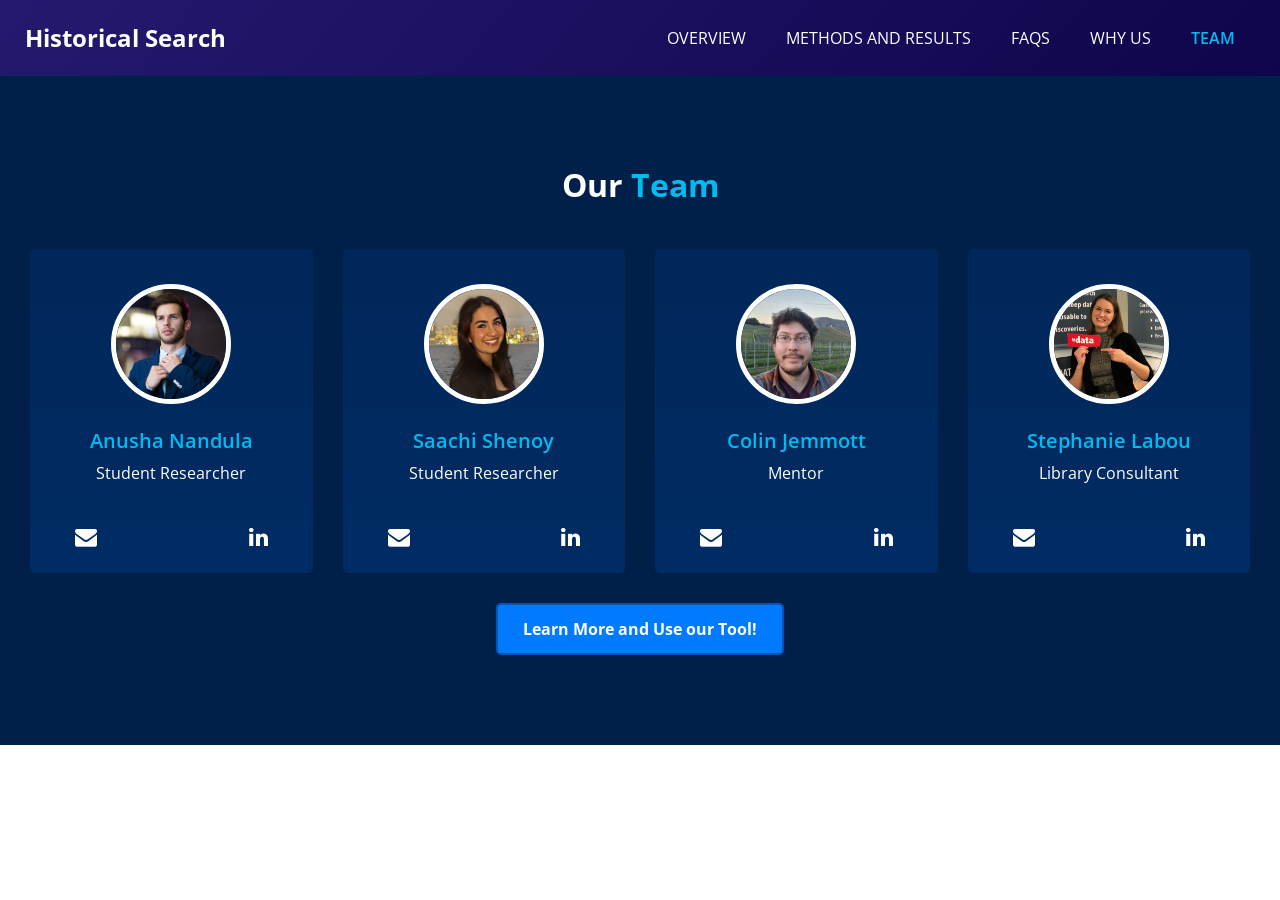
<file: team.html>
<!DOCTYPE html>
<html>

<head>
  <!-- Basic -->
  <meta charset="utf-8" />
  <meta http-equiv="X-UA-Compatible" content="IE=edge" />
  <!-- Mobile Metas -->
  <meta name="viewport" content="width=device-width, initial-scale=1, shrink-to-fit=no" />
  <!-- Site Metas -->
  <meta name="keywords" content="" />
  <meta name="description" content="" />
  <meta name="author" content="" />
  <link rel="shortcut icon" href="images/favicon.png" type="">

  <title> Historical Search </title>

  <!-- bootstrap core css -->
  <link rel="stylesheet" type="text/css" href="css/bootstrap.css" />

  <!-- fonts style -->
  <link href="https://fonts.googleapis.com/css2?family=Roboto:wght@400;500;700;900&display=swap" rel="stylesheet">

  <!-- owl slider stylesheet -->
  <link rel="stylesheet" type="text/css" href="https://cdnjs.cloudflare.com/ajax/libs/OwlCarousel2/2.3.4/assets/owl.carousel.min.css" />

  <!-- font awesome style -->
  <link href="css/font-awesome.min.css" rel="stylesheet" />

  <!-- Custom styles for this template -->
  <link href="css/style.css" rel="stylesheet" />
  <!-- responsive style -->
  <link href="css/responsive.css" rel="stylesheet" />

</head>

<body class="sub_page">

  <div class="hero_area">

    <div class="hero_bg_box">
      <div class="bg_img_box">
        <img src="images/hero-bg.png" alt="">
      </div>
    </div>

    <!-- header section strats -->
    <header class="header_section">
      <div class="container-fluid">
        <nav class="navbar navbar-expand-lg custom_nav-container ">
          <a class="navbar-brand" href="index.html">
            <span>
              Historical Search
            </span>
          </a>

          <button class="navbar-toggler" type="button" data-toggle="collapse" data-target="#navbarSupportedContent" aria-controls="navbarSupportedContent" aria-expanded="false" aria-label="Toggle navigation">
            <span class=""> </span>
          </button>

          <div class="collapse navbar-collapse" id="navbarSupportedContent">
            <ul class="navbar-nav  ">
              <li class="nav-item ">
                <a class="nav-link" href="index.html">Overview </a>
              </li>
              <li class="nav-item">
                <a class="nav-link" href="about.html"> Methods and Results</a>
              </li>
              <li class="nav-item">
                <a class="nav-link" href="service.html">FAQs</a>
              </li>
              <li class="nav-item">
                <a class="nav-link" href="why.html">Why Us</a>
              </li>
              <li class="nav-item active">
                <a class="nav-link" href="team.html">Team <span class="sr-only">(current)</span> </a>
              </li>
            </ul>
          </div>
        </nav>
      </div>
    </header>
    <!-- end header section -->
  </div>

  <!-- team section -->
  <section class="team_section layout_padding">
    <div class="container-fluid">
      <div class="heading_container heading_center">
        <h2 class="">
          Our <span> Team</span>
        </h2>
      </div>

      <div class="team_container">
        <div class="row">
          <div class="col-lg-3 col-sm-6">
            <div class="box ">
              <div class="img-box">
                <img src="images/team-1.jpg" class="img1" alt="">
              </div>
              <div class="detail-box">
                <h5>
                  Anusha Nandula
                </h5>
                <p>
                  Student Researcher
                </p>
              </div>
              <div class="social_box">
                <a href="mailto:snandula@ucsd.edu">
                  <i class="fa fa-envelope" aria-hidden="true"></i>
                </a>
                <a href="https://www.linkedin.com/in/anusha-nandula/">
                  <i class="fa fa-linkedin" aria-hidden="true"></i>
                </a>
              </div>
            </div>
          </div>
          <div class="col-lg-3 col-sm-6">
            <div class="box ">
              <div class="img-box">
                <img src="images/saachi.png" class="img1" alt="">
              </div>
              <div class="detail-box">
                <h5>
                  Saachi Shenoy
                </h5>
                <p>
                  Student Researcher
                </p>
              </div>
              <div class="social_box">
                <a href="mailto:svshenoy@ucsd.edu">
                  <i class="fa fa-envelope" aria-hidden="true"></i>
                </a>
                <a href="https://www.linkedin.com/in/saachi-shenoy/">
                  <i class="fa fa-linkedin" aria-hidden="true"></i>
                </a>
              </div>
            </div>
          </div>
          <div class="col-lg-3 col-sm-6">
            <div class="box ">
              <div class="img-box">
                <img src="images/colin.png" class="img1" alt="">
              </div>
              <div class="detail-box">
                <h5>
                  Colin Jemmott
                </h5>
                <p>
                  Mentor
                </p>
              </div>
              <div class="social_box">
                <a href="mailto:cjemmott@ucsd.edu">
                  <i class="fa fa-envelope" aria-hidden="true"></i>
                </a>
                <a href="https://www.linkedin.com/in/cjemmott/">
                  <i class="fa fa-linkedin" aria-hidden="true"></i>
                </a>
              </div>
            </div>
          </div>
          <div class="col-lg-3 col-sm-6">
            <div class="box ">
              <div class="img-box">
                <img src="images/stephanie.png" class="img1" alt="">
              </div>
              <div class="detail-box">
                <h5>
                  Stephanie Labou
                </h5>
                <p>
                  Library Consultant
                </p>
              </div>
              <div class="social_box">
                <a href="mailto:slabou@ucsd.edu">
                  <i class="fa fa-envelope" aria-hidden="true"></i>
                </a>
                <a href="https://www.linkedin.com/in/stephanie-labou-3760b090/">
                  <i class="fa fa-linkedin" aria-hidden="true"></i>
                </a>
              </div>
            </div>
          </div>
        </div>
      </div>
      <div class="btn-box" style="text-align: center; padding-top: 30px;">
        <a href="https://github.com/s-nandula/anusha-saachi-DSC180-Quarter2-Project" 
           style="display: inline-block; background-color: #007bff; color: white; padding: 12px 25px; 
                  border-radius: 5px; text-decoration: none; font-weight: bold; border: 2px solid #0056b3;">
          Learn More and Use our Tool!
        </a>
      </div>
    </div>
  </section>
  <!-- end team section -->

  <!-- jQery -->
  <script type="text/javascript" src="js/jquery-3.4.1.min.js"></script>
  <!-- popper js -->
  <script src="https://cdn.jsdelivr.net/npm/popper.js@1.16.0/dist/umd/popper.min.js" integrity="sha384-Q6E9RHvbIyZFJoft+2mJbHaEWldlvI9IOYy5n3zV9zzTtmI3UksdQRVvoxMfooAo" crossorigin="anonymous">
  </script>
  <!-- bootstrap js -->
  <script type="text/javascript" src="js/bootstrap.js"></script>
  <!-- owl slider -->
  <script type="text/javascript" src="https://cdnjs.cloudflare.com/ajax/libs/OwlCarousel2/2.3.4/owl.carousel.min.js">
  </script>
  <!-- custom js -->
  <script type="text/javascript" src="js/custom.js"></script>

</body>

</html>
</file>
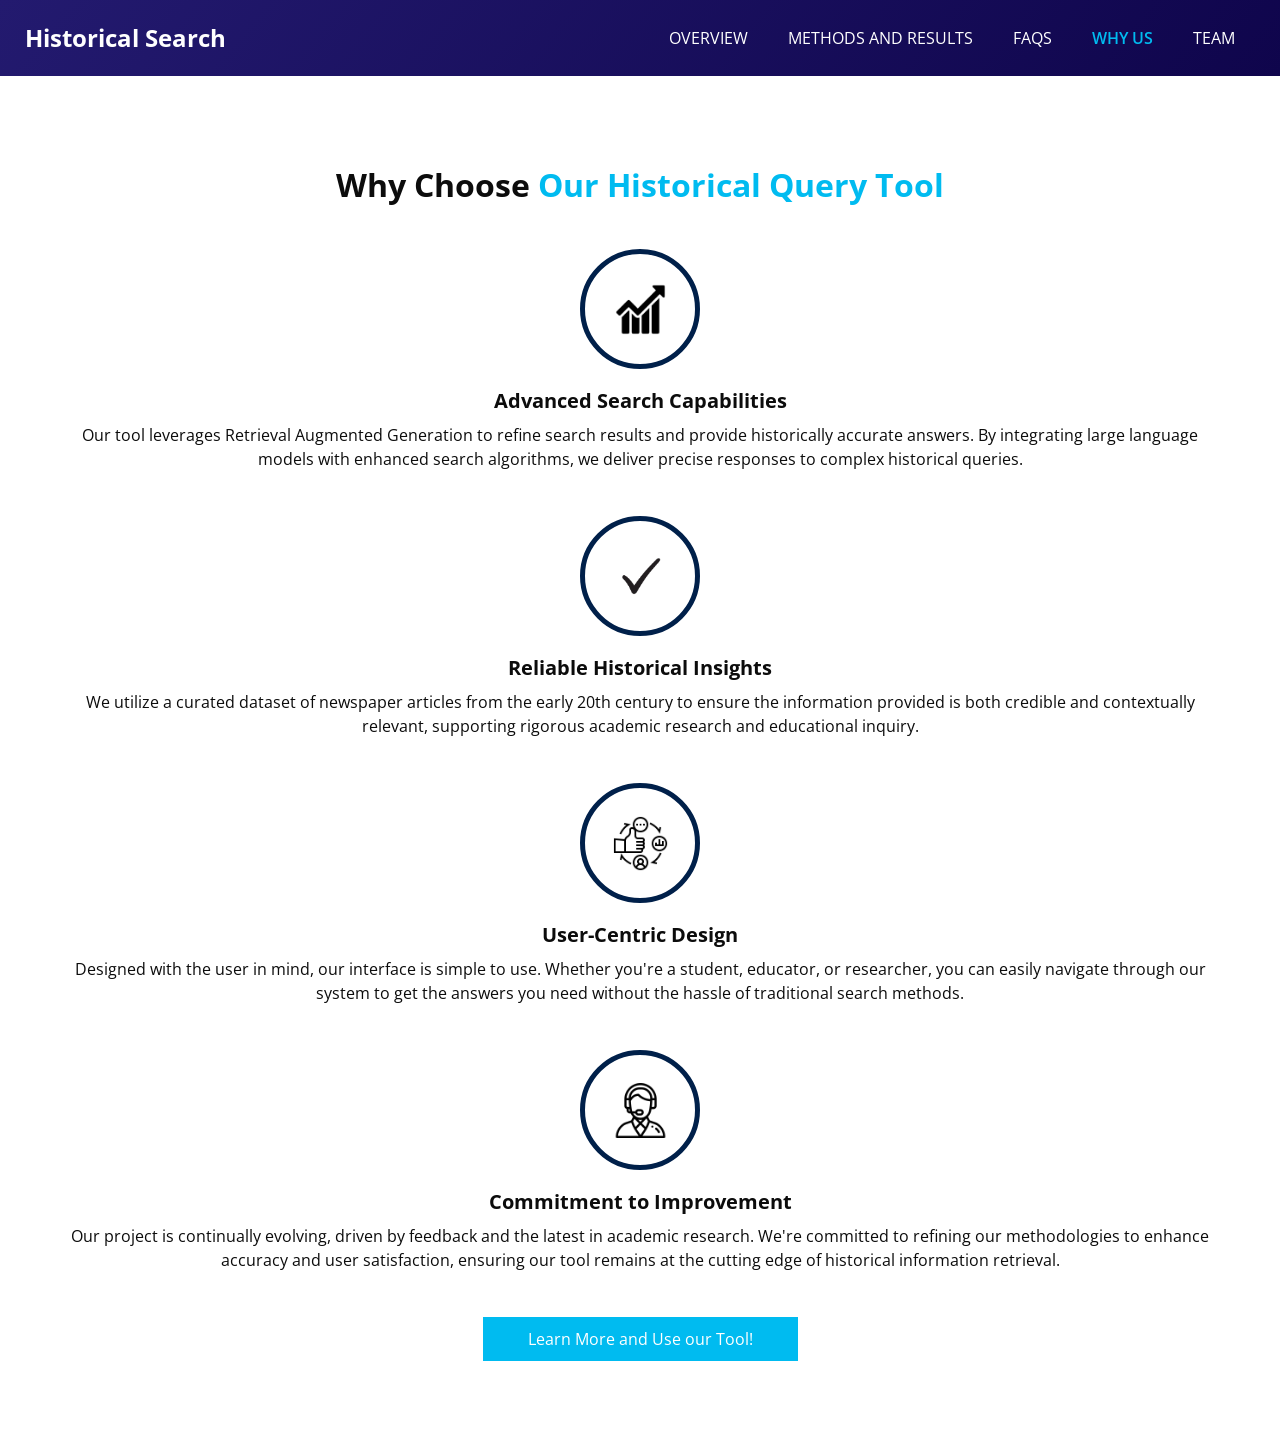
<file: why.html>
<!DOCTYPE html>
<html>

<head>
  <!-- Basic -->
  <meta charset="utf-8" />
  <meta http-equiv="X-UA-Compatible" content="IE=edge" />
  <!-- Mobile Metas -->
  <meta name="viewport" content="width=device-width, initial-scale=1, shrink-to-fit=no" />
  <!-- Site Metas -->
  <meta name="keywords" content="" />
  <meta name="description" content="" />
  <meta name="author" content="" />
  <link rel="shortcut icon" href="images/favicon.png" type="">

  <title>Historical Search</title>

  <!-- bootstrap core css -->
  <link rel="stylesheet" type="text/css" href="css/bootstrap.css" />

  <!-- fonts style -->
  <link href="https://fonts.googleapis.com/css2?family=Roboto:wght@400;500;700;900&display=swap" rel="stylesheet">

  <!-- owl slider stylesheet -->
  <link rel="stylesheet" type="text/css" href="https://cdnjs.cloudflare.com/ajax/libs/OwlCarousel2/2.3.4/assets/owl.carousel.min.css" />

  <!-- font awesome style -->
  <link href="css/font-awesome.min.css" rel="stylesheet" />

  <!-- Custom styles for this template -->
  <link href="css/style.css" rel="stylesheet" />
  <!-- responsive style -->
  <link href="css/responsive.css" rel="stylesheet" />

</head>

<body class="sub_page">

  <div class="hero_area">

    <div class="hero_bg_box">
      <div class="bg_img_box">
        <img src="images/hero-bg.png" alt="">
      </div>
    </div>

    <!-- header section strats -->
    <header class="header_section">
      <div class="container-fluid">
        <nav class="navbar navbar-expand-lg custom_nav-container">
          <a class="navbar-brand" href="index.html">
            <span>
              Historical Search
            </span>
          </a>

          <button class="navbar-toggler" type="button" data-toggle="collapse" data-target="#navbarSupportedContent" aria-controls="navbarSupportedContent" aria-expanded="false" aria-label="Toggle navigation">
            <span class=""> </span>
          </button>

          <div class="collapse navbar-collapse" id="navbarSupportedContent">
            <ul class="navbar-nav  ">
              <li class="nav-item ">
                <a class="nav-link" href="index.html">Overview </a>
              </li>
              <li class="nav-item">
                <a class="nav-link" href="about.html"> Methods and Results</a>
              </li>
              <li class="nav-item">
                <a class="nav-link" href="service.html">FAQs</a>
              </li>
              <li class="nav-item active">
                <a class="nav-link" href="why.html">Why Us <span class="sr-only">(current)</span> </a>
              </li>
              <li class="nav-item">
                <a class="nav-link" href="team.html">Team</a>
              </li>
            </ul>
          </div>
        </nav>
      </div>
    </header>
    <!-- end header section -->
  </div>

  <!-- why section -->
  <section class="why_section layout_padding">
    <div class="container">
      <div class="heading_container heading_center">
        <h2>
          Why Choose <span>Our Historical Query Tool</span>
        </h2>
      </div>
      <div class="why_container">
        <div class="box">
          <div class="img-box">
            <img src="images/w6.png" alt="Advanced Search Capabilities">
          </div>
          <div class="detail-box">
            <h5>
              Advanced Search Capabilities
            </h5>
            <p>
              Our tool leverages Retrieval Augmented Generation to refine search results and provide historically accurate answers. By integrating large language models with enhanced search algorithms, we deliver precise responses to complex historical queries.
            </p>
          </div>
        </div>
        <div class="box">
          <div class="img-box">
            <img src="images/w5.png" alt="Reliable Historical Insights">
          </div>
          <div class="detail-box">
            <h5>
              Reliable Historical Insights
            </h5>
            <p>
              We utilize a curated dataset of newspaper articles from the early 20th century to ensure the information provided is both credible and contextually relevant, supporting rigorous academic research and educational inquiry.
            </p>
          </div>
        </div>
        <div class="box">
          <div class="img-box">
            <img src="images/w1.png" alt="User-Centric Design">
          </div>
          <div class="detail-box">
            <h5>
              User-Centric Design
            </h5>
            <p>
              Designed with the user in mind, our interface is simple to use. Whether you're a student, educator, or researcher, you can easily navigate through our system to get the answers you need without the hassle of traditional search methods.
            </p>
          </div>
        </div>
        <div class="box">
          <div class="img-box">
            <img src="images/w4.png" alt="Commitment to Improvement">
          </div>
          <div class="detail-box">
            <h5>
              Commitment to Improvement
            </h5>
            <p>
              Our project is continually evolving, driven by feedback and the latest in academic research. We're committed to refining our methodologies to enhance accuracy and user satisfaction, ensuring our tool remains at the cutting edge of historical information retrieval.
            </p>
          </div>
        </div>
      </div>
      <div class="btn-box">
        <a href="https://github.com/s-nandula/anusha-saachi-DSC180-Quarter2-Project">
          Learn More and Use our Tool!
        </a>
      </div>
    </div>
  </section>
  <!-- end why section -->

  <!-- jQery -->
  <script type="text/javascript" src="js/jquery-3.4.1.min.js"></script>
  <!-- popper js -->
  <script src="https://cdn.jsdelivr.net/npm/popper.js@1.16.0/dist/umd/popper.min.js" integrity="sha384-Q6E9RHvbIyZFJoft+2mJbHaEWldlvI9IOYy5n3zV9zzTtmI3UksdQRVvoxMfooAo" crossorigin="anonymous">
  </script>
  <!-- bootstrap js -->
  <script type="text/javascript" src="js/bootstrap.js"></script>
  <!-- owl slider -->
  <script type="text/javascript" src="https://cdnjs.cloudflare.com/ajax/libs/OwlCarousel2/2.3.4/owl.carousel.min.js">
  </script>
  <!-- custom js -->
  <script type="text/javascript" src="js/custom.js"></script>
  <!-- End Google Map -->

</body>

</html>
</body>

</html>
</file>
<file: css/style.css>
@import url("https://fonts.googleapis.com/css2?family=Lato:wght@400;700&family=Open+Sans:wght@300;400;600;700&display=swap");
body {
  font-family: "Open Sans", sans-serif;
  color: #0c0c0c;
  background-color: #ffffff;
  overflow-x: hidden;
}

.layout_padding {
  padding: 90px 0;
}

.layout_padding2 {
  padding: 75px 0;
}

.layout_padding2-top {
  padding-top: 75px;
}

.layout_padding2-bottom {
  padding-bottom: 75px;
}

.layout_padding-top {
  padding-top: 90px;
}

.layout_padding-bottom {
  padding-bottom: 90px;
}

.heading_container {
  display: -webkit-box;
  display: -ms-flexbox;
  display: flex;
  -webkit-box-orient: vertical;
  -webkit-box-direction: normal;
      -ms-flex-direction: column;
          flex-direction: column;
  -webkit-box-align: start;
      -ms-flex-align: start;
          align-items: flex-start;
}

.heading_container h2 {
  position: relative;
  font-weight: bold;
  margin-bottom: 0;
}

.heading_container h2 span {
  color: #00bbf0;
}

.heading_container p {
  margin-top: 10px;
  margin-bottom: 0;
}

.heading_container.heading_center {
  -webkit-box-align: center;
      -ms-flex-align: center;
          align-items: center;
  text-align: center;
}

a,
a:hover,
a:focus {
  text-decoration: none;
}

a:hover,
a:focus {
  color: initial;
}

.btn,
.btn:focus {
  outline: none !important;
  -webkit-box-shadow: none;
          box-shadow: none;
}

/*header section*/
.hero_area {
  position: relative;
  min-height: 100vh;
  display: -webkit-box;
  display: -ms-flexbox;
  display: flex;
  -webkit-box-orient: vertical;
  -webkit-box-direction: normal;
      -ms-flex-direction: column;
          flex-direction: column;
}

.hero_area .hero_bg_box {
  position: absolute;
  top: 0;
  left: 0;
  width: 100%;
  height: 100%;
  display: -webkit-box;
  display: -ms-flexbox;
  display: flex;
  -webkit-box-pack: center;
      -ms-flex-pack: center;
          justify-content: center;
  -webkit-box-align: end;
      -ms-flex-align: end;
          align-items: flex-end;
  overflow: hidden;
  z-index: -1;
}

.hero_area .hero_bg_box .bg_img_box {
  min-width: 100%;
  min-height: 100%;
}

.hero_area .hero_bg_box img {
  min-width: 100%;
  min-height: 100%;
}

.sub_page .hero_area {
  min-height: auto;
  background: linear-gradient(130deg, #231a6f, #0f054c);
}

.sub_page .hero_area .hero_bg_box {
  display: none;
}

.header_section {
  padding: 15px 0;
}

.header_section .container-fluid {
  padding-right: 25px;
  padding-left: 25px;
}

.navbar-brand span {
  font-weight: bold;
  font-size: 24px;
  color: #ffffff;
}

.custom_nav-container {
  padding: 0;
}

.custom_nav-container .navbar-nav {
  margin-left: auto;
}

.custom_nav-container .navbar-nav .nav-item .nav-link {
  padding: 5px 20px;
  color: #ffffff;
  text-align: center;
  text-transform: uppercase;
  border-radius: 5px;
  -webkit-transition: all 0.3s;
  transition: all 0.3s;
}

.custom_nav-container .navbar-nav .nav-item:hover .nav-link, .custom_nav-container .navbar-nav .nav-item.active .nav-link {
  color: #00bbf0;
}

.custom_nav-container .navbar-nav .nav-item.active .nav-link {
  font-weight: 600;
}

.custom_nav-container .nav_search-btn {
  width: 35px;
  height: 35px;
  padding: 0;
  border: none;
  color: #ffffff;
}

.custom_nav-container .nav_search-btn:hover {
  color: #00bbf0;
}

.custom_nav-container .navbar-toggler {
  outline: none;
}

.custom_nav-container .navbar-toggler {
  padding: 0;
  width: 37px;
  height: 42px;
  -webkit-transition: all 0.3s;
  transition: all 0.3s;
}

.custom_nav-container .navbar-toggler span {
  display: block;
  width: 35px;
  height: 4px;
  background-color: #ffffff;
  margin: 7px 0;
  -webkit-transition: all 0.3s;
  transition: all 0.3s;
  position: relative;
  border-radius: 5px;
  transition: all 0.3s;
}

.custom_nav-container .navbar-toggler span::before, .custom_nav-container .navbar-toggler span::after {
  content: "";
  position: absolute;
  left: 0;
  height: 100%;
  width: 100%;
  background-color: #ffffff;
  top: -10px;
  border-radius: 5px;
  -webkit-transition: all 0.3s;
  transition: all 0.3s;
}

.custom_nav-container .navbar-toggler span::after {
  top: 10px;
}

.custom_nav-container .navbar-toggler[aria-expanded="true"] {
  -webkit-transform: rotate(360deg);
          transform: rotate(360deg);
}

.custom_nav-container .navbar-toggler[aria-expanded="true"] span {
  -webkit-transform: rotate(45deg);
          transform: rotate(45deg);
}

.custom_nav-container .navbar-toggler[aria-expanded="true"] span::before, .custom_nav-container .navbar-toggler[aria-expanded="true"] span::after {
  -webkit-transform: rotate(90deg);
          transform: rotate(90deg);
  top: 0;
}

/*end header section*/
/* slider section */
.slider_section {
  -webkit-box-flex: 1;
      -ms-flex: 1;
          flex: 1;
  display: -webkit-box;
  display: -ms-flexbox;
  display: flex;
  -webkit-box-align: center;
      -ms-flex-align: center;
          align-items: center;
  position: relative;
  padding: 45px 0 145px 0;
}

.slider_section .row {
  -webkit-box-align: center;
      -ms-flex-align: center;
          align-items: center;
}

.slider_section #customCarousel1 {
  width: 100%;
  position: unset;
}

.slider_section .detail-box {
  color: #00204a;
}

.slider_section .detail-box h1 {
  font-size: 3rem;
  font-weight: bold;
  text-transform: uppercase;
  margin-bottom: 15px;
  color: #ffffff;
}

.slider_section .detail-box p {
  color: #fefefe;
  font-size: 14px;
}

.slider_section .detail-box .btn-box {
  display: -webkit-box;
  display: -ms-flexbox;
  display: flex;
  margin: 0 -5px;
  margin-top: 25px;
}

.slider_section .detail-box .btn-box a {
  margin: 5px;
  text-align: center;
  width: 165px;
}

.slider_section .detail-box .btn-box .btn1 {
  display: inline-block;
  padding: 10px 15px;
  background-color: #00bbf0;
  color: #ffffff;
  border-radius: 0;
  -webkit-transition: all 0.3s;
  transition: all 0.3s;
  border: none;
}

.slider_section .detail-box .btn-box .btn1:hover {
  background-color: #007fa4;
}

.slider_section .detail-box .btn-box .btn2 {
  display: inline-block;
  padding: 10px 15px;
  background-color: #000000;
  color: #ffffff;
  border-radius: 0;
  -webkit-transition: all 0.3s;
  transition: all 0.3s;
  border: none;
}

.slider_section .detail-box .btn-box .btn2:hover {
  background-color: black;
}

.slider_section .img-box {
  margin: 45px 0;
}

.slider_section .img-box img {
  width: 100%;
  -webkit-animation: upDown 5s infinite;
          animation: upDown 5s infinite;
}

@-webkit-keyframes upDown {
  0% {
    -webkit-transform: translateY(-45px);
            transform: translateY(-45px);
  }
  50% {
    -webkit-transform: translateY(45px);
            transform: translateY(45px);
  }
  100% {
    -webkit-transform: translateY(-45px);
            transform: translateY(-45px);
  }
}

@keyframes upDown {
  0% {
    -webkit-transform: translateY(-45px);
            transform: translateY(-45px);
  }
  50% {
    -webkit-transform: translateY(45px);
            transform: translateY(45px);
  }
  100% {
    -webkit-transform: translateY(-45px);
            transform: translateY(-45px);
  }
}

.slider_section .carousel-indicators {
  position: unset;
  margin: 0;
  -webkit-box-pack: center;
      -ms-flex-pack: center;
          justify-content: center;
  -webkit-box-align: center;
      -ms-flex-align: center;
          align-items: center;
}

.slider_section .carousel-indicators li {
  background-color: #ffffff;
  width: 12px;
  height: 12px;
  border-radius: 100%;
  opacity: 1;
}

.slider_section .carousel-indicators li.active {
  width: 20px;
  height: 20px;
  background-color: #00bbf0;
}

.service_section {
  position: relative;
}

.service_section .box {
  display: -webkit-box;
  display: -ms-flexbox;
  display: flex;
  -webkit-box-orient: vertical;
  -webkit-box-direction: normal;
      -ms-flex-direction: column;
          flex-direction: column;
  -webkit-box-align: center;
      -ms-flex-align: center;
          align-items: center;
  text-align: center;
  margin-top: 45px;
  background-color: #f8f8f9;
  padding: 20px;
  border-radius: 5px;
}

.service_section .box .img-box {
  display: -webkit-box;
  display: -ms-flexbox;
  display: flex;
  -webkit-box-pack: center;
      -ms-flex-pack: center;
          justify-content: center;
  -webkit-box-align: start;
      -ms-flex-align: start;
          align-items: flex-start;
  width: 125px;
  min-width: 75px;
  height: 75px;
  margin-bottom: 15px;
}

.service_section .box .img-box img {
  max-width: 100%;
  max-height: 100%;
  -webkit-transition: all 0.3s;
  transition: all 0.3s;
}

.service_section .box .detail-box h5 {
  font-weight: bold;
  text-transform: uppercase;
}

.service_section .box .detail-box a {
  color: #00204a;
  font-weight: 600;
}

.service_section .box .detail-box a:hover {
  color: #00bbf0;
}

.service_section .btn-box {
  display: -webkit-box;
  display: -ms-flexbox;
  display: flex;
  -webkit-box-pack: center;
      -ms-flex-pack: center;
          justify-content: center;
  margin-top: 45px;
}

.service_section .btn-box a {
  display: inline-block;
  padding: 10px 45px;
  background-color: #00bbf0;
  color: #ffffff;
  border-radius: 0;
  -webkit-transition: all 0.3s;
  transition: all 0.3s;
  border: none;
}

.service_section .btn-box a:hover {
  background-color: #007fa4;
}

.about_section {
  background-color: #00204a;
  color: #ffffff;
}

.about_section .heading_container {
  margin-bottom: 45px;
}

.about_section .row {
  -webkit-box-align: center;
      -ms-flex-align: center;
          align-items: center;
}

.about_section .img-box img {
  max-width: 100%;
}

.about_section .detail-box h3 {
  font-weight: bold;
}

.about_section .detail-box p {
  margin-top: 15px;
}

.about_section .detail-box a {
  display: inline-block;
  padding: 10px 45px;
  background-color: #00bbf0;
  color: #ffffff;
  border-radius: 0px;
  -webkit-transition: all 0.3s;
  transition: all 0.3s;
  border: none;
  margin-top: 15px;
}

.about_section .detail-box a:hover {
  background-color: #007fa4;
}

.why_section .box {
  margin-top: 45px;
  display: -webkit-box;
  display: -ms-flexbox;
  display: flex;
  -webkit-box-orient: vertical;
  -webkit-box-direction: normal;
      -ms-flex-direction: column;
          flex-direction: column;
  -webkit-box-align: center;
      -ms-flex-align: center;
          align-items: center;
  text-align: center;
}

.why_section .box .img-box {
  margin-bottom: 20px;
  width: 120px;
  height: 120px;
  min-width: 120px;
  min-height: 120px;
  border-radius: 100%;
  border: 5px solid #00204a;
  display: -webkit-box;
  display: -ms-flexbox;
  display: flex;
  -webkit-box-pack: center;
      -ms-flex-pack: center;
          justify-content: center;
  -webkit-box-align: center;
      -ms-flex-align: center;
          align-items: center;
}

.why_section .box .img-box img {
  width: 55px;
  height: auto;
  fill: #00204a;
}

.why_section .box h5 {
  font-weight: bold;
  margin-bottom: 10px;
}

.why_section .box p {
  margin-bottom: 0;
}

.why_section .btn-box {
  display: -webkit-box;
  display: -ms-flexbox;
  display: flex;
  -webkit-box-pack: center;
      -ms-flex-pack: center;
          justify-content: center;
  margin-top: 45px;
}

.why_section .btn-box a {
  display: inline-block;
  padding: 10px 45px;
  background-color: #00bbf0;
  color: #ffffff;
  border-radius: 0;
  -webkit-transition: all 0.3s;
  transition: all 0.3s;
  border: none;
}

.why_section .btn-box a:hover {
  background-color: #007fa4;
}

/*team section */
.team_section {
  text-align: center;
  background-color: #00204a;
  color: #ffffff;
}

.team_section .heading_container {
  -webkit-box-pack: center;
      -ms-flex-pack: center;
          justify-content: center;
}

.team_section .team_container {
  padding: 0 15px;
}

.team_section .team_container .box {
  padding: 35px 0 0 0;
  border-radius: 5px;
  overflow: hidden;
  -webkit-transition: all .1s;
  transition: all .1s;
  margin-top: 45px;
  background: -webkit-gradient(linear, left top, left bottom, from(#002759), to(#002b64));
  background: linear-gradient(to bottom, #002759, #002b64);
}

.team_section .team_container .box .img-box {
  display: -webkit-box;
  display: -ms-flexbox;
  display: flex;
  -webkit-box-pack: center;
      -ms-flex-pack: center;
          justify-content: center;
  -webkit-box-align: center;
      -ms-flex-align: center;
          align-items: center;
}

.team_section .team_container .box .img-box img {
  width: 120px;
  border-radius: 100%;
  border: 5px solid #ffffff;
}

.team_section .team_container .box .detail-box {
  margin: 25px 0;
}

.team_section .team_container .box .detail-box h5 {
  color: #00bbf0;
  font-weight: 600;
  position: relative;
}

.team_section .team_container .box .social_box {
  padding: 10px 45px 20px 45px;
  display: -webkit-box;
  display: -ms-flexbox;
  display: flex;
  -webkit-box-pack: justify;
      -ms-flex-pack: justify;
          justify-content: space-between;
}

.team_section .team_container .box .social_box a {
  color: #ffffff;
  font-size: 22px;
}

.team_section .team_container .box .social_box a:hover {
  color: #00bbf0;
}

/*team section end*/
/* client section start */
.client_section .heading_container {
  margin-bottom: 30px;
}

.client_section .box {
  display: -webkit-box;
  display: -ms-flexbox;
  display: flex;
  -webkit-box-orient: vertical;
  -webkit-box-direction: normal;
      -ms-flex-direction: column;
          flex-direction: column;
  margin: 15px;
}

.client_section .box .img-box {
  position: relative;
  display: -webkit-box;
  display: -ms-flexbox;
  display: flex;
  -webkit-box-pack: center;
      -ms-flex-pack: center;
          justify-content: center;
  -webkit-box-align: center;
      -ms-flex-align: center;
          align-items: center;
  width: 100px;
  margin-bottom: -50px;
  margin-left: 25px;
  position: relative;
}

.client_section .box .img-box img {
  border-radius: 100%;
}

.client_section .box .client_id {
  display: -webkit-box;
  display: -ms-flexbox;
  display: flex;
  -webkit-box-pack: justify;
      -ms-flex-pack: justify;
          justify-content: space-between;
}

.client_section .box .client_id .client_info h6 {
  font-weight: 600;
  margin-bottom: 5px;
}

.client_section .box .client_id .client_info p {
  margin-bottom: 0;
  font-size: 15px;
  font-size: 14px;
  margin-bottom: 10px;
}

.client_section .box .detail-box {
  background-color: #ffffff;
  -webkit-box-shadow: 0 0 15px 0 rgba(0, 0, 0, 0.15);
          box-shadow: 0 0 15px 0 rgba(0, 0, 0, 0.15);
  padding: 75px 25px 25px 25px;
}

.client_section .box .detail-box i {
  color: #00204a;
  margin-bottom: 10px;
}

.client_section .owl-carousel .owl-nav {
  display: -webkit-box;
  display: -ms-flexbox;
  display: flex;
  -webkit-box-pack: center;
      -ms-flex-pack: center;
          justify-content: center;
  margin-top: 45px;
}

.client_section .owl-carousel .owl-nav .owl-prev,
.client_section .owl-carousel .owl-nav .owl-next {
  width: 55px;
  height: 55px;
  background-color: #ffffff;
  color: #000000;
  outline: none;
  bottom: 0px;
  font-size: 24px;
  -webkit-box-shadow: 0 0 5px 0 rgba(0, 0, 0, 0.25);
          box-shadow: 0 0 5px 0 rgba(0, 0, 0, 0.25);
}

.client_section .owl-carousel .owl-nav .owl-prev:hover,
.client_section .owl-carousel .owl-nav .owl-next:hover {
  color: #00204a;
}

/* client section end */
.info_section {
  background-color: #00204a;
  color: #ffffff;
  padding: 45px 0 15px 0;
}

.info_section h4 {
  font-weight: 600;
  margin-bottom: 20px;
}

.info_section .info_col {
  margin-bottom: 30px;
}

.info_section .info_contact .contact_link_box {
  display: -webkit-box;
  display: -ms-flexbox;
  display: flex;
  -webkit-box-orient: vertical;
  -webkit-box-direction: normal;
      -ms-flex-direction: column;
          flex-direction: column;
}

.info_section .info_contact .contact_link_box a {
  margin: 5px 0;
  color: #ffffff;
}

.info_section .info_contact .contact_link_box a i {
  margin-right: 5px;
}

.info_section .info_contact .contact_link_box a:hover {
  color: #00bbf0;
}

.info_section .info_social {
  display: -webkit-box;
  display: -ms-flexbox;
  display: flex;
  margin-top: 20px;
  margin-bottom: 10px;
}

.info_section .info_social a {
  display: -webkit-box;
  display: -ms-flexbox;
  display: flex;
  -webkit-box-pack: center;
      -ms-flex-pack: center;
          justify-content: center;
  -webkit-box-align: center;
      -ms-flex-align: center;
          align-items: center;
  color: #ffffff;
  border-radius: 100%;
  margin-right: 10px;
  font-size: 24px;
}

.info_section .info_social a:hover {
  color: #00bbf0;
}

.info_section .info_links {
  display: -webkit-box;
  display: -ms-flexbox;
  display: flex;
  -webkit-box-orient: vertical;
  -webkit-box-direction: normal;
      -ms-flex-direction: column;
          flex-direction: column;
  -ms-flex-wrap: wrap;
      flex-wrap: wrap;
}

.info_section .info_links a {
  display: -webkit-box;
  display: -ms-flexbox;
  display: flex;
  -webkit-box-align: center;
      -ms-flex-align: center;
          align-items: center;
  margin-bottom: 15px;
  color: #ffffff;
}

.info_section .info_links a:hover {
  color: #00bbf0;
}

.info_section form input {
  border: none;
  border-bottom: 1px solid #ffffff;
  background-color: transparent;
  width: 100%;
  height: 45px;
  color: #ffffff;
  outline: none;
}

.info_section form input::-webkit-input-placeholder {
  color: #ffffff;
}

.info_section form input:-ms-input-placeholder {
  color: #ffffff;
}

.info_section form input::-ms-input-placeholder {
  color: #ffffff;
}

.info_section form input::placeholder {
  color: #ffffff;
}

.info_section form button {
  width: 100%;
  text-align: center;
  display: inline-block;
  padding: 10px 55px;
  background-color: #00bbf0;
  color: #ffffff;
  border-radius: 0;
  -webkit-transition: all 0.3s;
  transition: all 0.3s;
  border: none;
  margin-top: 15px;
}

.info_section form button:hover {
  background-color: #007fa4;
}

/* footer section*/
.footer_section {
  position: relative;
  background-color: #ffffff;
  text-align: center;
}

.footer_section p {
  color: #00204a;
  padding: 25px 0;
  margin: 0;
}

.footer_section p a {
  color: inherit;
}
/*# sourceMappingURL=style.css.map */
</file>
<file: css/responsive.css>
@media (max-width: 1300px) {}

@media (max-width: 1120px) {}

@media (max-width: 992px) {
  .hero_area {
    min-height: auto;
  }

  .hero_area {
    background: linear-gradient(130deg, #231a6f, #0f054c);
  }

  .hero_area .hero_bg_box {
    display: none;
  }

  .slider_section {
    padding: 45px 0 75px 0;
  }

  .custom_nav-container .navbar-nav {
    padding-top: 15px;
    align-items: center;
  }


  .custom_nav-container .navbar-nav .nav-item .nav-link {
    padding: 5px 25px;
    margin: 5px 0;
  }


}

@media (max-width: 768px) {
  .about_section .img-box {
    margin-bottom: 45px;
  }

}

@media (max-width: 576px) {
  .header_section .header_top .contact_nav a span {
    display: none;
  }


  .client_section .client_container {
    width: 100%;
  }

  .client_section .box {
    margin: 0;
  }

  .owl-nav {
    display: flex;
    justify-content: center;
    margin-top: 45px;
  }

  .client_section .owl-carousel .owl-nav .owl-prev,
  .client_section .owl-carousel .owl-nav .owl-next {
    position: unset;
    margin: 0 2.5px;
  }
}

@media (max-width: 480px) {
  .slider_section .detail-box h1 {
    font-size: 2rem;
  }

  .track_section form {
    flex-direction: column;
    align-items: flex-start;
  }

  .track_section form input {
    width: 100%;
  }

  .track_section form button {
    padding: 10px 60px;
    margin-top: 10px;
  }
}

@media (max-width: 420px) {
  .service_section .box {
    flex-direction: column;
  }

  .service_section .box .img-box {
    justify-content: flex-start;
    margin-bottom: 15px;
  }
}

@media (max-width: 376px) {}

@media (min-width: 1200px) {
  .container {
    max-width: 1170px;
  }
}
</file>
